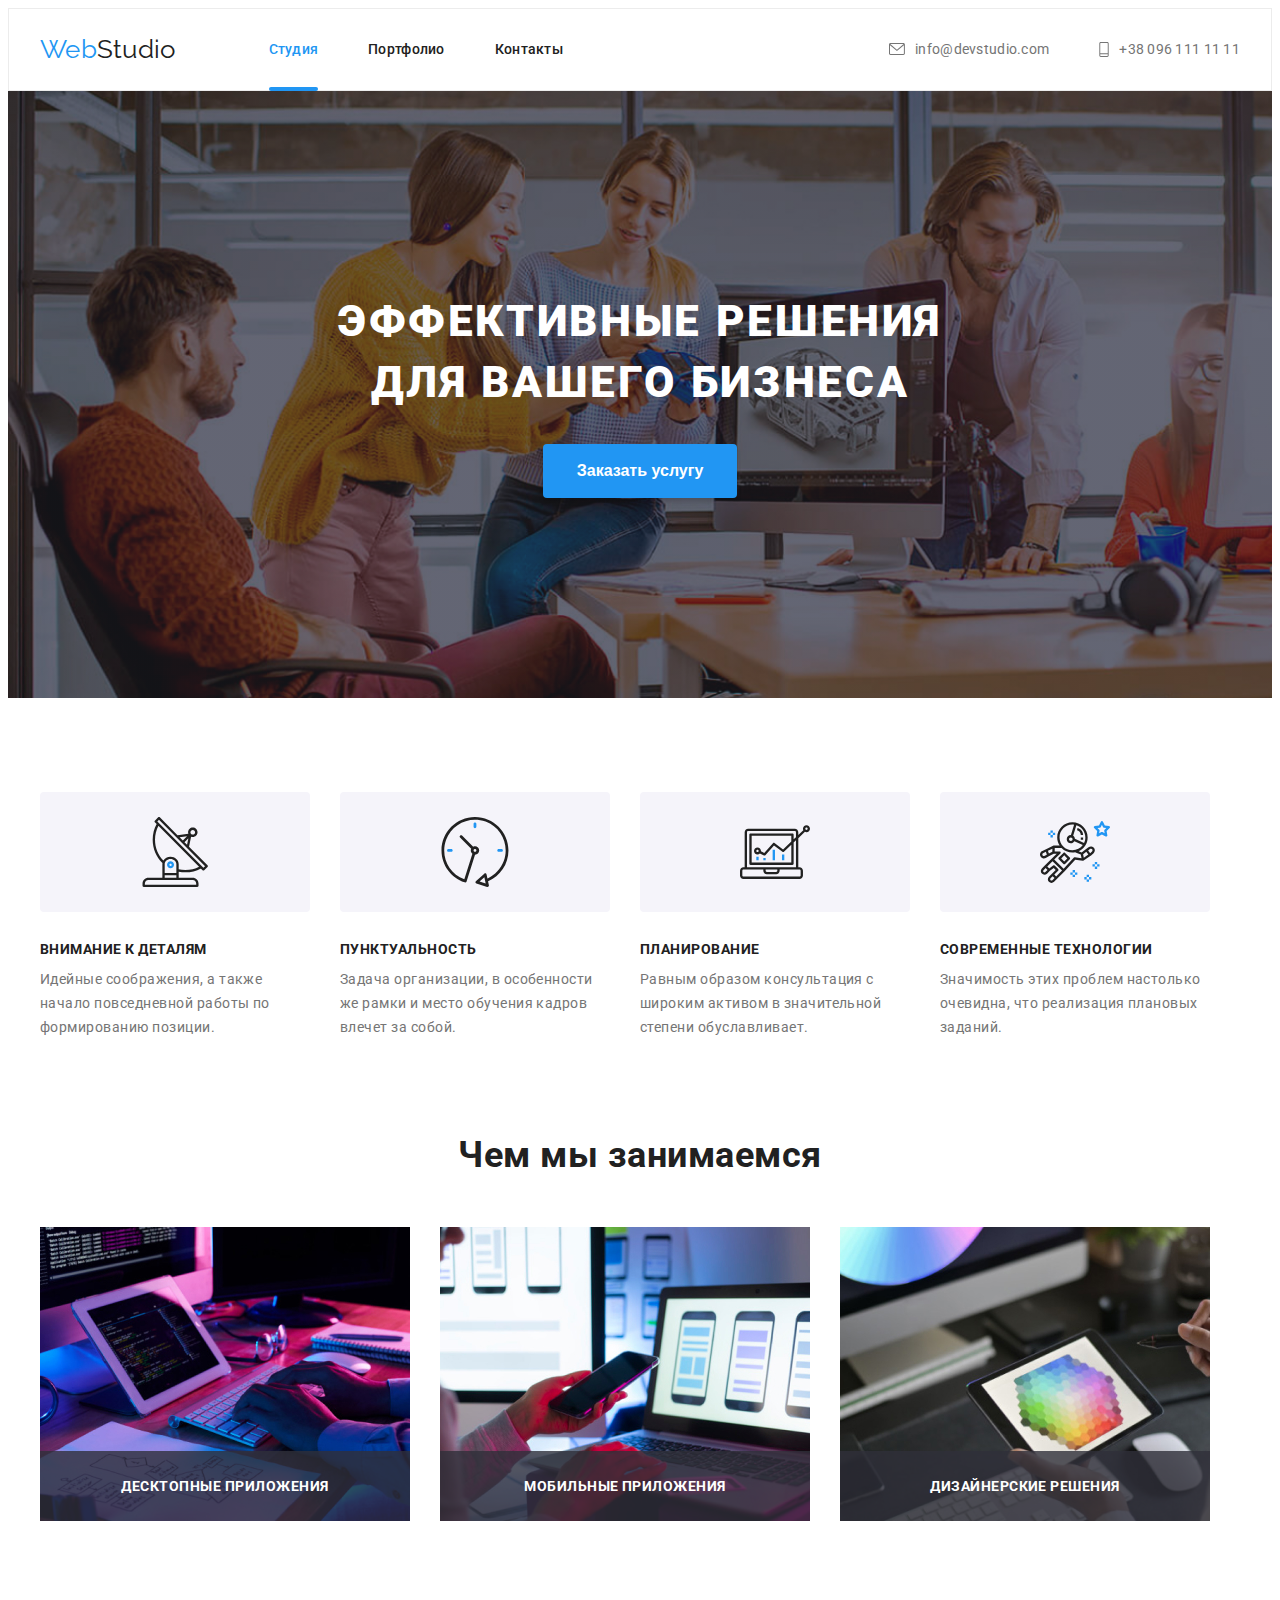
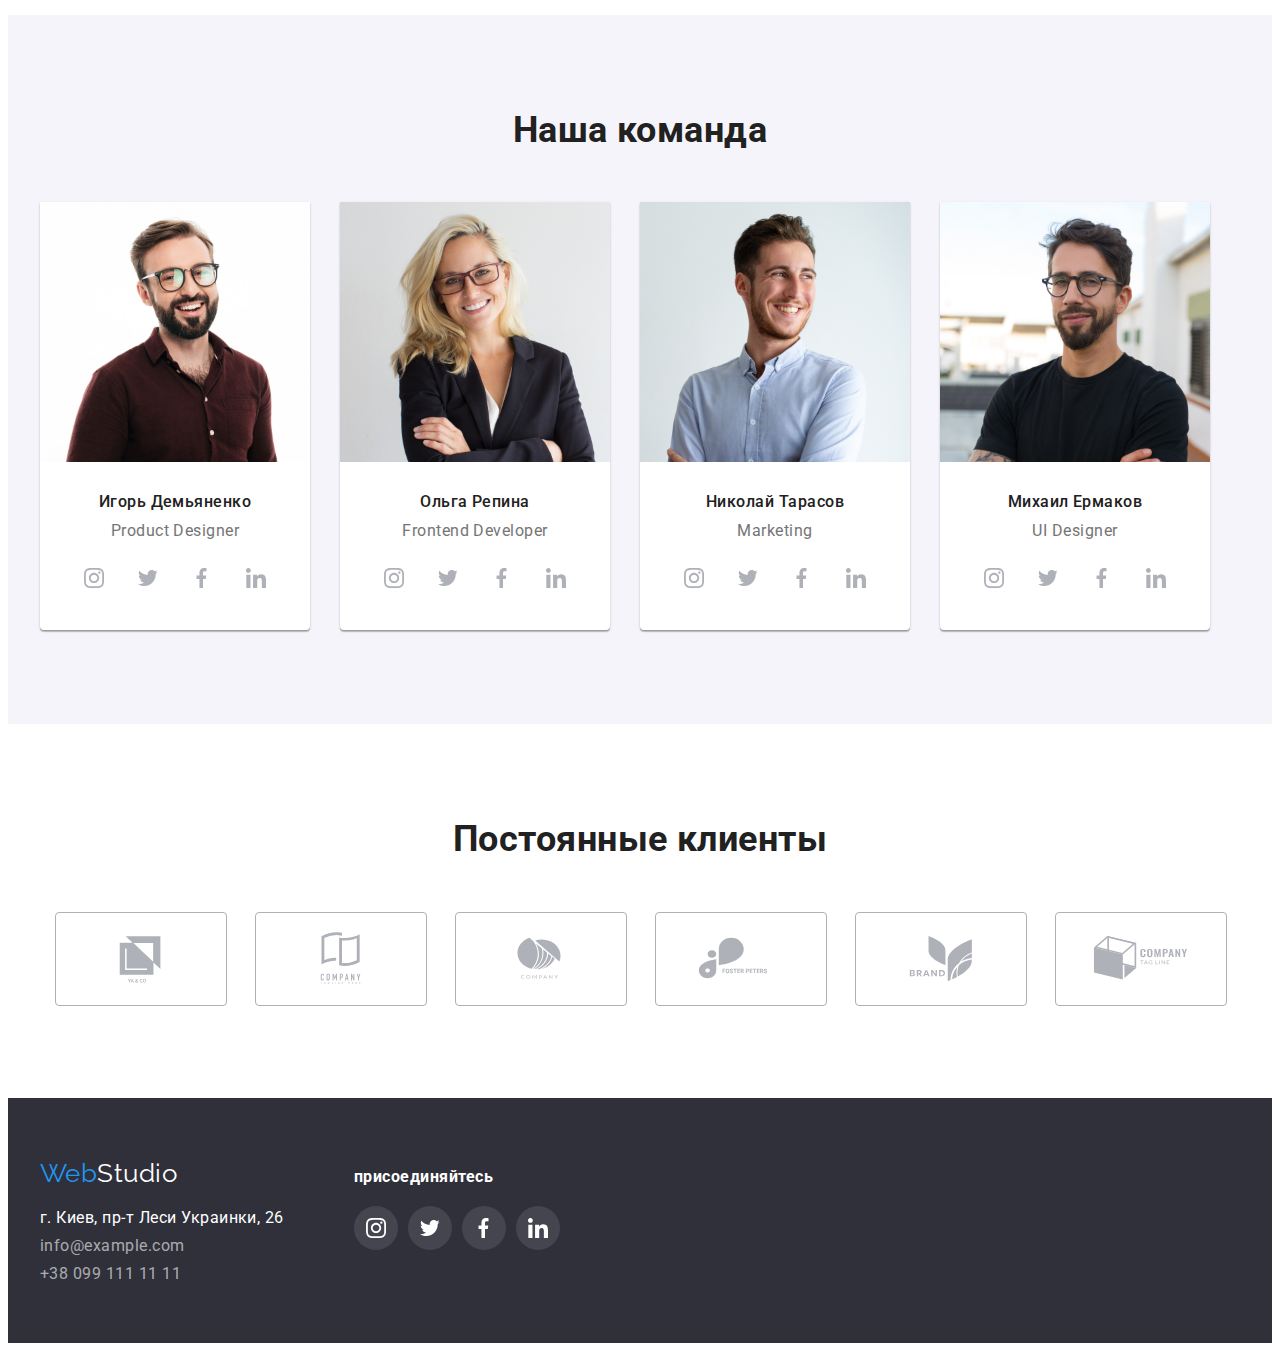
<file: index.html>
<!DOCTYPE html>
<html lang="ru">

<head>
    <meta charset="UTF-8">
    <meta http-equiv="X-UA-Compatible" content="IE=edge">
    <meta name="viewport" content="width=, initial-scale=1.0">
    <title>HomeWork5</title>
    <link rel="stylesheet" href="https://cdnjs.cloudflare.com/ajax/libs/modern-normalize/1.1.0/modern-normalize.min.css"
        integrity="sha512-wpPYUAdjBVSE4KJnH1VR1HeZfpl1ub8YT/NKx4PuQ5NmX2tKuGu6U/JRp5y+Y8XG2tV+wKQpNHVUX03MfMFn9Q=="
        crossorigin="anonymous" referrerpolicy="no-referrer" />
    <link href="https://fonts.googleapis.com/css2?family=Raleway:wght@700&family=Roboto:wght@400;500;700;900&display=swap"
        rel="stylesheet">
    <link rel="stylesheet" href="./css/style.css">
</head>
<body>

    <header class="header">
        <div class="container container-header">
            <nav class="nav">
                <a href="./index.html" lang="en" class="header-logo link">
                    <span class="webstudio-web">Web</span>Studio
                </a>
                <ul class="header-nav list">
                    <li><a href="./index.html" class="header-link link current">Студия</a></li>
                    <li><a href="./portofolio.html" class="header-link link">Портфолио</a></li>
                    <li><a href="./contacts.html" class="header-link link">Контакты</a></li>
                </ul>
            </nav>
            
            <ul class="header-contact list">
                <li class="header-contact-list"> 
                    <a href="mailto:info@devstudio.com" target="_blank" class="header-mail link">
                        <svg class="header-contact-icon" width="16" height="12">
                            <use href="./images/icons/sprite.svg#icon-mail"></use>
                        </svg>
                    info@devstudio.com
                    </a>
                </li>
                <li class="header-contact-list">
                    <a href="tel:+380961111111" class="header-tel link">
                        <svg class="header-contact-icon" width="10" height="15">
                            <use href="./images/icons/sprite.svg#icon-tel"></use>
                        </svg>
                     +38 096 111 11 11
                    </a>
                </li>
            </ul>
        </div>
    </header>

    <main>
      <section class="hero">
            <div class="container container-hero">
                <h1 class="hero-main-title">Эффективные решения для вашего бизнеса</h1>
                <button type="button" class="button primary" data-modal-open>Заказать услугу</button>
            </div>
        </section>

        <section class="section description">

            <div class="container container-description">

                <h2  class="section-title visually-hidden">Описание</h2>
                <ul class="section-list list">
                    <li>
                        <div class="section-description-box">
                            <svg class="section-description-icon" width="70" height="70">
                                <use href="./images/icons/sprite.svg#icon-anten"></use>
                            </svg>
                        </div>

                        <h3 class="section-title description">Внимание к деталям</h3>
                        <p>
                            Идейные соображения, а также начало повседневной работы по формированию позиции.
                        </p>
                    </li>
                    <li>
                        <div class="section-description-box">
                            <svg class="section-description-icon" width="70" height="70">
                                <use href="./images/icons/sprite.svg#icon-clock"></use>
                            </svg>
                        </div>

                        <h3 class="section-title description">Пунктуальность</h3>
                        <p>
                            Задача организации, в особенности же рамки и место обучения кадров влечет за собой.
                        </p>
                    </li>
                    <li>
                        <div class="section-description-box">
                            <svg class="section-description-icon" width="70" height="70">
                                <use href="./images/icons/sprite.svg#icon-diagram"></use>
                            </svg>
                        </div>
                        <h3 class="section-title description">Планирование</h3>
                        <p>
                            Равным образом консультация с широким активом в значительной степени обуславливает.
                        </p>
                    </li>
                    <li>
                        <div class="section-description-box">
                            <svg class="section-description-icon" width="70" height="70">
                                <use href="./images/icons/sprite.svg#icon-astronaut"></use>
                            </svg>
                        </div>
                        <h3 class="section-title description">Современные технологии</h3>
                        <p>
                            Значимость этих проблем настолько очевидна, что реализация плановых заданий.
                        </p>
                    </li>
                </ul>

            </div>

        </section>

        <section class="section occupation">

            <div class="container container-occupation">

                <h2 class="section-title">Чем мы занимаемся</h2>
                <ul class="occupation-images list">
                    <li class="occupation-image-item">
                        <img src="./images/img (4).jpg" alt="Работа в процессе" width="370"
                            height="294">
                        <div class="occupation-image-box">
                            <p class="occupation-image-title">
                                Десктопные приложения
                            </p>
                        </div>
                    </li>
                    <li class="occupation-image-item">
                        <img src="./images/img (5).jpg" alt="Работа в процессе" width="370"
                            height="294">
                        <div class="occupation-image-box">
                            <p class="occupation-image-title">
                                Мобильные приложения
                            </p>
                        </div>
                    </li>
                    <li class="occupation-image-item">
                        <img src="./images/img (6).jpg" alt="Работа в процессе" width="370"
                            height="294">
                        <div class="occupation-image-box">
                            <p class="occupation-image-title">
                                Дизайнерские решения
                            </p>
                        </div>
                    </li>
                </ul>
            
            </div>
            
        </section>

        <section class="section team">

            <div class="container container-team">

                <h2 class="section-title">Наша команда</h2>

                <ul class="section-members list">
                    <li class="section-members-list">
                        <img src="./images/img.jpg" alt="Игорь Демьяненко" width="270"
                            height="260">
                        <div class="team-content">
                            <h3 class="section-members-title">Игорь Демьяненко</h3>
                            <p>Product Designer</p>
                            
                            <ul class="social-list list">
                                <li class="social-list-items">
                                    <a href="" class="social-list-link link" 
                                        aria-label="instagram icon">
                                        <svg class="social-list-icon" width="20" height="20">
                                            <use href="./images/icons/sprite.svg#icon-instagram"></use>
                                        </svg>
                                    </a>
                                </li>
                                <li class="social-list-items">
                                    <a href="" class="social-list-link link" 
                                        aria-label="twitter icon">
                                        <svg class="social-list-icon" width="20" height="20">
                                            <use href="./images/icons/sprite.svg#icon-twitter"></use>
                                        </svg>
                                    </a>
                                </li>
                                <li class="social-list-items">
                                    <a href="" class="social-list-link link" 
                                        aria-label="facebook icon">
                                        <svg class="social-list-icon" width="20" height="20">
                                            <use href="./images/icons/sprite.svg#icon-facebook"></use>
                                        </svg>
                                    </a>
                                </li>
                                <li class="social-list-items">
                                    <a href="" class="social-list-link link" 
                                        aria-label="linkedin icon">
                                        <svg class="social-list-icon" width="20" height="20">
                                            <use href="./images/icons/sprite.svg#icon-linkedin"></use>
                                        </svg>
                                    </a>
                                </li>
                            </ul>
                        </div>
                    </li>
                    <li class="section-members-list">
                        <img src="./images/img (1).jpg" alt="Ольга Репина" width="270"
                            height="260">
                        <div class="team-content">
                            <h3 class="section-members-title">Ольга Репина</h3>
                            <p>Frontend Developer</p>

                            <ul class="social-list list">
                                <li class="social-list-items">
                                    <a href="" class="social-list-link link"
                                        aria-label="instgram icon">
                                        <svg class="social-list-icon" width="20" height="20">
                                            <use href="./images/icons/sprite.svg#icon-instagram"></use>
                                        </svg>
                                    </a>
                                </li>
                                <li class="social-list-items">
                                    <a href="" class="social-list-link link"
                                        aria-label="twittwr icon">
                                        <svg class="social-list-icon" width="20" height="20">
                                            <use href="./images/icons/sprite.svg#icon-twitter"></use>
                                        </svg>
                                    </a>
                                </li>
                                <li class="social-list-items">
                                    <a href="" class="social-list-link link"
                                        aria-label="facebook icon">
                                        <svg class="social-list-icon" width="20" height="20">
                                            <use href="./images/icons/sprite.svg#icon-facebook"></use>
                                        </svg>
                                    </a>
                                </li>
                                <li class="social-list-items">
                                    <a href="" class="social-list-link link"
                                        aria-label="linkedin icon">
                                        <svg class="social-list-icon" width="20" height="20">
                                            <use href="./images/icons/sprite.svg#icon-linkedin"></use>
                                        </svg>
                                    </a>
                                </li>
                            </ul>
                        </div>
                    </li>
                    <li class="section-members-list">
                        <img src="./images/img (2).jpg" alt="Николай Тарасов" width="270"
                            height="260">
                        <div class="team-content">
                            <h3 class="section-members-title">Николай Тарасов</h3>
                            <p>Marketing</p>

                            <ul class="social-list list">
                                <li class="social-list-items">
                                    <a href="" class="social-list-link link"
                                        aria-label="instgram icon">
                                        <svg class="social-list-icon" width="20" height="20">
                                            <use href="./images/icons/sprite.svg#icon-instagram"></use>
                                        </svg>
                                    </a>
                                </li>
                                <li class="social-list-items">
                                    <a href="" class="social-list-link link"
                                        aria-label="twittwr icon">
                                        <svg class="social-list-icon" width="20" height="20">
                                            <use href="./images/icons/sprite.svg#icon-twitter"></use>
                                        </svg>
                                    </a>
                                </li>
                                <li class="social-list-items">
                                    <a href="" class="social-list-link link"
                                        aria-label="facebook icon">
                                        <svg class="social-list-icon" width="20" height="20">
                                            <use href="./images/icons/sprite.svg#icon-facebook"></use>
                                        </svg>
                                    </a>
                                </li>
                                <li class="social-list-items">
                                    <a href="" class="social-list-link link"
                                        aria-label="linkedin icon">
                                        <svg class="social-list-icon" width="20" height="20">
                                            <use href="./images/icons/sprite.svg#icon-linkedin"></use>
                                        </svg>
                                    </a>
                                </li>
                            </ul>
                        </div>
                    </li>
                    <li class="section-members-list"> 
                        <img src="./images/img (3).jpg" alt="Михаил Ермаков" width="270"
                            height="260">
                        <div class="team-content">
                            <h3 class="section-members-title">Михаил Ермаков</h3>
                            <p>UI Designer</p>
                            
                            <ul class="social-list list">
                                <li class="social-list-items">
                                    <a href="" class="social-list-link link"
                                        aria-label="instgram icon">
                                        <svg class="social-list-icon" width="20" height="20">
                                            <use href="./images/icons/sprite.svg#icon-instagram"></use>
                                        </svg>
                                    </a>
                                </li>
                                <li class="social-list-items">
                                    <a href="" class="social-list-link link"
                                        aria-label="twittwr icon">
                                        <svg class="social-list-icon" width="20" height="20">
                                            <use href="./images/icons/sprite.svg#icon-twitter"></use>
                                        </svg>
                                    </a>
                                </li>
                                <li class="social-list-items">
                                    <a href="" class="social-list-link link"
                                        aria-label="facebook icon">
                                        <svg class="social-list-icon" width="20" height="20">
                                            <use href="./images/icons/sprite.svg#icon-facebook"></use>
                                        </svg>
                                    </a>
                                </li>
                                <li class="social-list-items">
                                    <a href="" class="social-list-link link"
                                        aria-label="linkedin icon">
                                        <svg class="social-list-icon" width="20" height="20">
                                            <use href="./images/icons/sprite.svg#icon-linkedin"></use>
                                        </svg>
                                    </a>
                                </li>
                            </ul>
                        </div>
                    </li>
                </ul>

            </div>

        </section>

        <section class="section regular-costumers">

            <div class="container conteienr-regular-costuemer">

                <h2 class="regular-costumers-title">Постоянные клиенты</h2>

                <ul class="regular-costumer-list list">
                    <li class="regular-costumer-list-item">
                        <a href="" class="regular-costumer-list-link link">
                            <svg class="regular-costumer-list-icon" width="106" height="60">
                                <use href="./images/icons/sprite.svg#icon-logo1"></use>
                            </svg>
                        </a>
                    </li>
                    <li class="regular-costumer-list-item">
                        <a href="" class="regular-costumer-list-link link">
                            <svg class="regular-costumer-list-icon" width="106" height="60">
                                <use href="./images/icons/sprite.svg#icon-logo2"></use>
                            </svg>
                        </a>
                    </li>
                    <li class="regular-costumer-list-item">
                        <a href="" class="regular-costumer-list-link link">
                            <svg class="regular-costumer-list-icon" width="106" height="60">
                                <use href="./images/icons/sprite.svg#icon-logo3"></use>
                            </svg>
                        </a>
                    </li>
                    <li class="regular-costumer-list-item">
                        <a href="" class="regular-costumer-list-link link">
                            <svg class="regular-costumer-list-icon" width="106" height="60">
                                <use href="./images/icons/sprite.svg#icon-logo4"></use>
                            </svg>
                        </a>
                    </li>
                    <li class="regular-costumer-list-item">
                        <a href="" class="regular-costumer-list-link link">
                            <svg class="regular-costumer-list-icon" width="106" height="60">
                                <use href="./images/icons/sprite.svg#icon-logo5"></use>
                            </svg>
                        </a>
                    </li>
                    <li class="regular-costumer-list-item">
                        <a href="" class="regular-costumer-list-link link">
                            <svg class="regular-costumer-list-icon" width="106" height="60">
                                <use href="./images/icons/sprite.svg#icon-logo6"></use>
                            </svg>
                        </a>
                    </li>
                </ul>
            </div>

        </section>

    </main>

    <footer class="footer">

        <div class="container container-footer">

            <div class="container-footer-contact">

                <a href="./index.html" lang="en" class="footer-logo link">
                    <span class="webstudio-web">Web</span>Studio
                </a>

                <address>
                    <ul class="address list">
                        <li>
                            <a href="https://goo.gl/maps/LXxyCiQPrvKgXTaXA" target="_blank" rel="noopener noreferrer" class="address-map  link">г. Киев, пр-т Леси Украинки, 26</a>
                        </li>
                        <li>
                            <a href="mailto:info@example.com" class="address-mail link">info@example.com</a>
                        </li>
                        <li>
                            <a href="te:+380991111111" class="address-tel link">+38 099 111 11 11</a>
                        </li>
                    </ul>
                </address>

            </div>
            
            <div class="container-footer-social">

                <h2 class="container-footer-social-invite">присоединяйтесь</h2>

                <ul class="footer-social-list list">
                    <li class="footer-social-list-item">
                        <a href="" class="footer-social-list-link link"
                            aria-label="instgram icon">
                            <svg class="footer-social-list-icon" width="20" height="20">
                                <use href="./images/icons/sprite.svg#icon-instagram"></use>
                            </svg>
                        </a>
                    </li>
                    <li class="footer-social-list-item">
                        <a href="" class="footer-social-list-link link"
                            aria-label="twittwr icon">
                            <svg class="footer-social-list-icon" width="20" height="20">
                                <use href="./images/icons/sprite.svg#icon-twitter"></use>
                            </svg>
                        </a>
                    </li>
                    <li class="footer-social-list-item">
                        <a href="" class="footer-social-list-link link"
                            aria-label="facebook icon">
                            <svg class="footer-social-list-icon" width="20" height="20">
                                <use href="./images/icons/sprite.svg#icon-facebook"></use>
                            </svg>
                        </a>
                    </li>
                    <li class="footer-social-list-item">
                        <a href="" class="footer-social-list-link link"
                            aria-label="linkedin icon">
                            <svg class="footer-social-list-icon" width="20" height="20">
                                <use href="./images/icons/sprite.svg#icon-linkedin"></use>
                            </svg>
                        </a>
                    </li>
                </ul>

            </div>

        </div>

    </footer>

    <div class="backdrop is-hidden" data-modal>
        <div class="modal">
            <button type="button" class="close-btn" data-modal-close>
                <svg class="close-btn-icon" width="11" height="11">
                    <use href="./images/icons/sprite.svg#icon-close"></use>
                </svg>
            </button>
        </div>
    </div>
<script src="./js/modal.js"></script>
</body>

</html>
</file>
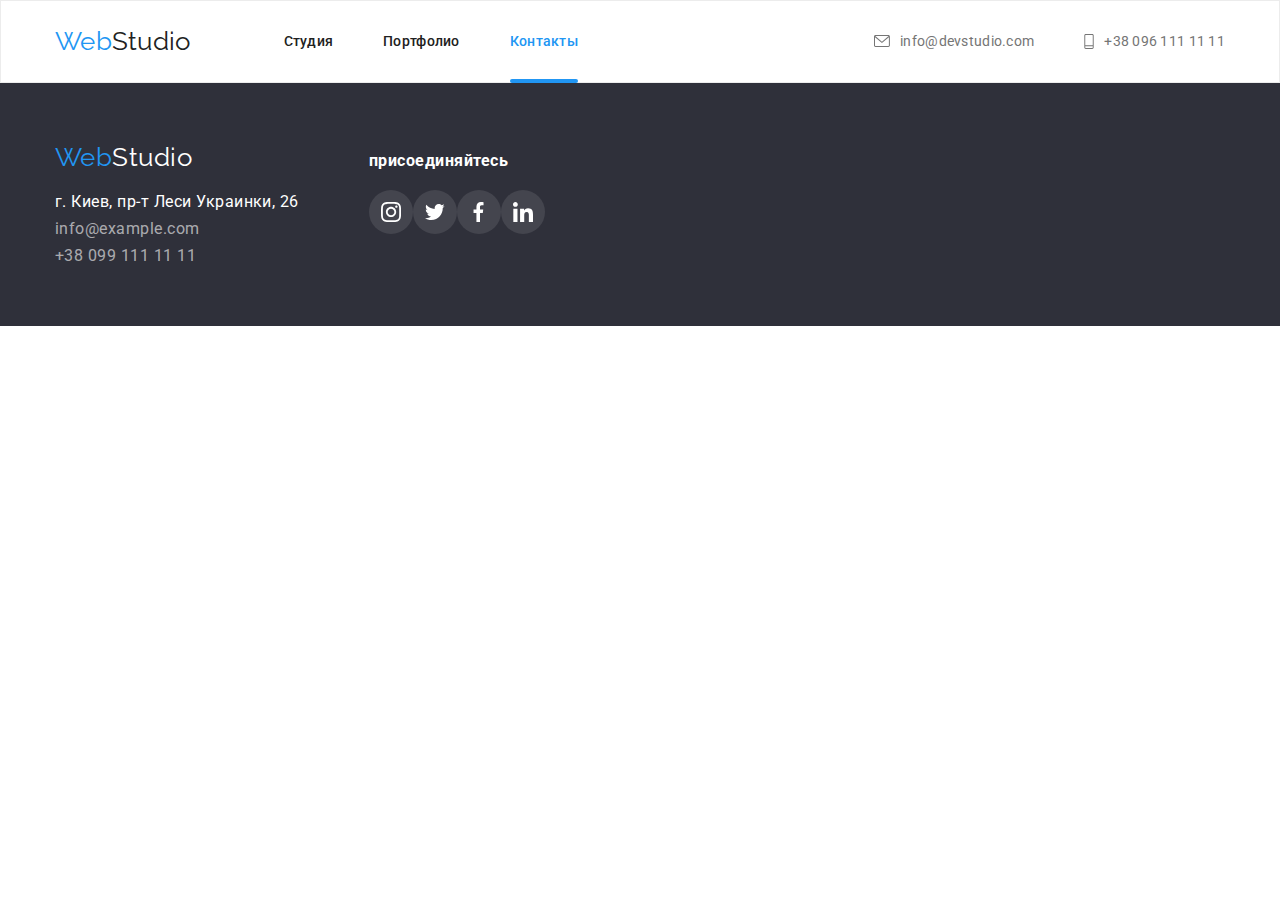
<file: contacts.html>
<!DOCTYPE html>
<html lang="ru">
<head>
    <meta charset="UTF-8">
    <meta http-equiv="X-UA-Compatible" content="IE=edge">
    <meta name="viewport" content="width=device-width, initial-scale=1.0">
    <title>Document</title>
    <link href="https://fonts.googleapis.com/css2?family=Raleway:wght@700&family=Roboto:wght@400;500;700;900&display=swap"
        rel="stylesheet">
    <link rel="stylesheet" href="https://cdnjs.cloudflare.com/ajax/libs/modern-normalize/1.1.0/modern-normalize.min.css" />
    <link rel="stylesheet" href="./css/style.css">
</head>

<div class="conteiner">
<body>
    <header class="header">
        <div class="container container-header">
            <nav class="nav">
                <a href="./index.html" lang="en" class="header-logo link">
                    <span class="webstudio-web">Web</span>Studio
                </a>
                <ul class="header-nav list">
                    <li><a href="./index.html" class="header-link link">Студия</a></li>
                    <li><a href="./portofolio.html" class="header-link link">Портфолио</a></li>
                    <li><a href="./contacts.html" class="header-link link current">Контакты</a></li>
                </ul>
            </nav>
    
            <ul class="header-contact list">
                <li class="header-contact-list">
                    <a href="mailto:info@devstudio.com" target="_blank" class="header-mail link">
                        <svg class="header-contact-icon" width="16" height="12">
                            <use href="./images/icons/sprite.svg#icon-mail"></use>
                        </svg>
                        info@devstudio.com
                    </a>
                </li>
                <li class="header-contact-list">
                    <a href="tel:+380961111111" class="header-tel link">
                        <svg class="header-contact-icon" width="10" height="15">
                            <use href="./images/icons/sprite.svg#icon-tel"></use>
                        </svg>
                        +38 096 111 11 11
                    </a>
                </li>
            </ul>
        </div>
    </header>

    <main></main>

    <footer class="footer">
    
        <div class="container container-footer">
    
            <div class="container-footer-contact">
    
                <a href="./index.html" lang="en" class="footer-logo link">
                    <span class="webstudio-web">Web</span>Studio
                </a>
    
                <address>
                    <ul class="address list">
                        <li>
                            <a href="https://goo.gl/maps/LXxyCiQPrvKgXTaXA" target="_blank" rel="noopener noreferrer"
                                class="address-map  link">г. Киев, пр-т Леси Украинки, 26</a>
                        </li>
                        <li>
                            <a href="mailto:info@example.com" class="address-mail link">info@example.com</a>
                        </li>
                        <li>
                            <a href="te:+380991111111" class="address-tel link">+38 099 111 11 11</a>
                        </li>
                    </ul>
                </address>
    
            </div>
    
            <div class="container-footer-social">
    
                <h2 class="container-footer-social-invite">присоединяйтесь</h2>
    
                <ul class="footer-social-list list">
                    <li class="footer-social-list-items">
                        <a href="" class="footer-social-list-link link" aria-label="instgram icon">
                            <svg class="footer-social-list-icon" width="20" height="20">
                                <use href="./images/icons/sprite.svg#icon-instagram"></use>
                            </svg>
                        </a>
                    </li>
                    <li class="footer-social-list-items">
                        <a href="" class="footer-social-list-link link" aria-label="twittwr icon">
                            <svg class="footer-social-list-icon" width="20" height="20">
                                <use href="./images/icons/sprite.svg#icon-twitter"></use>
                            </svg>
                        </a>
                    </li>
                    <li class="footer-social-list-items">
                        <a href="" class="footer-social-list-link link" aria-label="facebook icon">
                            <svg class="footer-social-list-icon" width="20" height="20">
                                <use href="./images/icons/sprite.svg#icon-facebook"></use>
                            </svg>
                        </a>
                    </li>
                    <li class="footer-social-list-items">
                        <a href="" class="footer-social-list-link link" aria-label="linkedin icon">
                            <svg class="footer-social-list-icon" width="20" height="20">
                                <use href="./images/icons/sprite.svg#icon-linkedin"></use>
                            </svg>
                        </a>
                    </li>
                </ul>
    
            </div>
    
        </div>
    
    </footer>


</body>
</div>
</html>
</file>
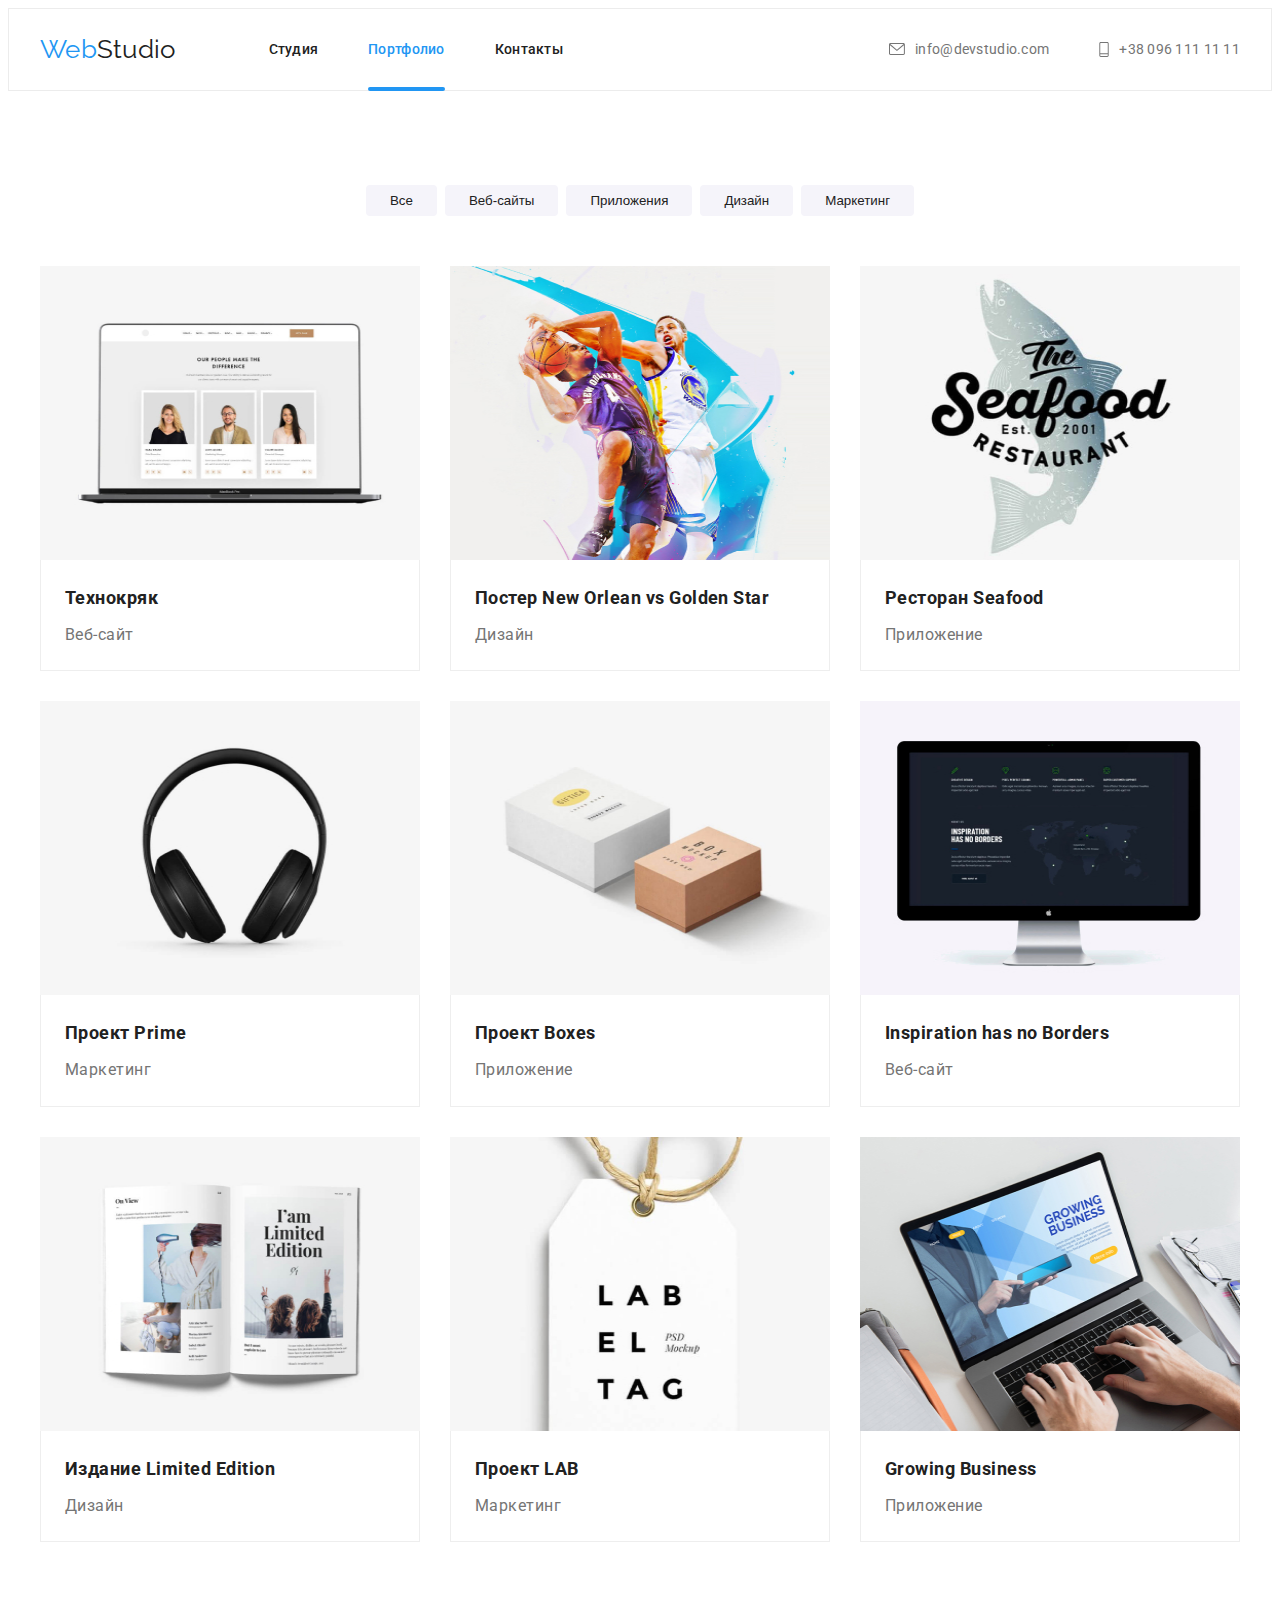
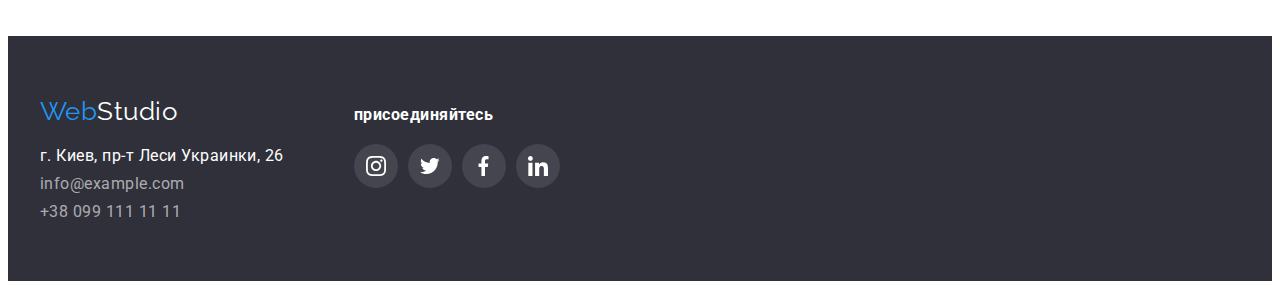
<file: portofolio.html>
<!DOCTYPE html>
<html lang="ru">
<head>
    <meta charset="UTF-8">
    <meta http-equiv="X-UA-Compatible" content="IE=edge">
    <meta name="viewport" content="width=device-width, initial-scale=1.0">
    <title>Document</title>
    <link rel="stylesheet" href="https://cdnjs.cloudflare.com/ajax/libs/modern-normalize/1.1.0/modern-normalize.min.css"
        integrity="sha512-wpPYUAdjBVSE4KJnH1VR1HeZfpl1ub8YT/NKx4PuQ5NmX2tKuGu6U/JRp5y+Y8XG2tV+wKQpNHVUX03MfMFn9Q=="
        crossorigin="anonymous" referrerpolicy="no-referrer" />
    <link href="https://fonts.googleapis.com/css2?family=Raleway:wght@700&family=Roboto:wght@400;500;700;900&display=swap"
        rel="stylesheet">
    <link rel="stylesheet" href="./css/style.css">
</head>

<body>

    <header class="header">
        <div class="container container-header">
            <nav class="nav">
                <a href="./index.html" lang="en" class="header-logo link">
                    <span class="webstudio-web">Web</span>Studio
                </a>
                <ul class="header-nav list">
                    <li><a href="./index.html" class="header-link link">Студия</a></li>
                    <li><a href="./portofolio.html" class="header-link link current">Портфолио</a></li>
                    <li><a href="./contacts.html" class="header-link link">Контакты</a></li>
                </ul>
            </nav>
    
            <ul class="header-contact list">
                <li class="header-contact-list">
                    <a href="mailto:info@devstudio.com" target="_blank" class="header-mail link">
                        <svg class="header-contact-icon" width="16" height="12">
                            <use href="./images/icons/sprite.svg#icon-mail"></use>
                        </svg>
                        info@devstudio.com
                    </a>
                </li>
                <li class="header-contact-list">
                    <a href="tel:+380961111111" class="header-tel link">
                        <svg class="header-contact-icon" width="10" height="15">
                            <use href="./images/icons/sprite.svg#icon-tel"></use>
                        </svg>
                        +38 096 111 11 11
                    </a>
                </li>
            </ul>
        </div>
    </header>

    <main>

    <section class="section-offer">
        
        <div class="container conteiner-offer">

        <h1 class="section-title visually-hidden">Наши работы</h1>

            <ul class="section-filter list">
                <li>
                    <button type="button" class="button secondary">Все</button>
                </li>
                <li>
                    <button type="button" class="button secondary">Веб-сайты</button>
                </li>
                <li>
                    <button type="button" class="button secondary">Приложения</button>
                </li>
                <li>
                    <button type="button" class="button secondary">Дизайн</button>
                </li>
                <li>
                    <button type="button" class="button secondary">Маркетинг</button>
                </li>
            </ul>

            <ul class="section-element list">
                <li class="section-element-item">
                    <a href="" class="section-element-link link">
                        <div class="team-list-img-wrapped">
                            <img src="./images/Portofolio/img (7).jpg" alt="Технокряк" width="370" height="294">
                            <p class="overlay">
                                Технокряк это современная площадка распространения коронавируса. Компании используют эту платформу для цифрового
                                шпионажа и атак на защищённые сервера конкурентов.
                            </p>
                        </div>
                    
                        <div class="offer-content">
                            <h3 class="section-element-title">Технокряк</h3>
                            <p>Веб-сайт</p>
                        </div>
                        
                    </a>
                </li>
                <li class="section-element-item">
                    <a href="" class="section-element-link link">
                        <div class="team-list-img-wrapped">
                            <img src="./images/Portofolio/img (8).jpg" alt="Постер New Orlean vs Golden Star" width="370" height="294">
                            <p class="overlay">
                                Технокряк это современная площадка распространения коронавируса. Компании используют эту платформу для цифрового
                                шпионажа и атак на защищённые сервера конкурентов.
                            </p>
                        </div>

                        <div class="offer-content">
                            <h3 class="section-element-title">Постер New Orlean vs Golden Star</h3>
                            <p>Дизайн</p>
                        </div>
                    </a>
                </li>
                <li class="section-element-item">
                    <a href="" class="section-element-link link">
                        <div class="team-list-img-wrapped">
                            <img src="./images/Portofolio/img (9).jpg" alt="Ресторан Seafood" width="370" height="294">
                            <p class="overlay">
                                Технокряк это современная площадка распространения коронавируса. Компании используют эту платформу для цифрового
                                шпионажа и атак на защищённые сервера конкурентов.
                            </p>
                        </div>

                        <div class="offer-content">
                            <h3 class="section-element-title">Ресторан Seafood</h3>
                            <p>Приложение</p>
                        </div>
                    </a>
                </li>
                <li class="section-element-item">
                    <a href="" class="section-element-link link">
                        <div class="team-list-img-wrapped">
                            <img src="./images/Portofolio/img (10).jpg" alt="Проект Prime" width="370" height="294">
                              <p class="overlay">
                                Технокряк это современная площадка распространения коронавируса. Компании используют эту платформу для цифрового
                                шпионажа и атак на защищённые сервера конкурентов.
                            </p>
                        </div>

                        <div class="offer-content">
                            <h3 class="section-element-title">Проект Prime</h3>
                            <p>Маркетинг</p>
                        </div>
                    </a>
                </li>
                <li class="section-element-item">
                    <a href="" class="section-element-link link">
                        <div class="team-list-img-wrapped">
                            <img src="./images/Portofolio/img (11).jpg" alt="Проект Boxes" width="370" height="294">
                              <p class="overlay">
                                Технокряк это современная площадка распространения коронавируса. Компании используют эту платформу для цифрового
                                шпионажа и атак на защищённые сервера конкурентов.
                            </p>
                        </div>

                        <div class="offer-content">
                            <h3 class="section-element-title">Проект Boxes</h3>
                            <p>Приложение</p>
                        </div>
                    </a>
                </li>
                <li class="section-element-item">
                    <a href="" class="section-element-link link">
                        <div class="team-list-img-wrapped">
                            <img src="./images/Portofolio/img (12).jpg" alt="Inspiration has no Borders" width="370" height="294">
                              <p class="overlay">
                                Технокряк это современная площадка распространения коронавируса. Компании используют эту платформу для цифрового
                                шпионажа и атак на защищённые сервера конкурентов.
                            </p>
                        </div>

                        <div class="offer-content">
                            <h3 class="section-element-title">Inspiration has no Borders</h3>
                            <p>Веб-сайт</p>
                        </div>
                    </a>
                </li>
                <li class="section-element-item">
                    <a href="" class="section-element-link link">
                        <div class="team-list-img-wrapped">
                            <img src="./images/Portofolio/img (13).jpg" alt="Издание Limited Edition" width="370" height="294">
                              <p class="overlay">
                                Технокряк это современная площадка распространения коронавируса. Компании используют эту платформу для цифрового
                                шпионажа и атак на защищённые сервера конкурентов.
                            </p>
                        </div>

                        <div class="offer-content">
                            <h3 class="section-element-title">Издание Limited Edition</h3>
                            <p>Дизайн</p>
                        </div>
                    </a>
                </li>
                <li class="section-element-item">
                    <a href="" class="section-element-link link">
                        <div class="team-list-img-wrapped">
                            <img src="./images/Portofolio/img (14).jpg" alt="Проект LAB" width="370" height="294">
                            <p class="overlay">
                                Технокряк это современная площадка распространения коронавируса. Компании используют эту платформу для цифрового
                                шпионажа и атак на защищённые сервера конкурентов.
                            </p>
                        </div>

                        <div class="offer-content">
                            <h3 class="section-element-title">Проект LAB</h3>
                            <p>Маркетинг</p>
                        </div>
                    </a>
                </li>
                <li class="section-element-item">
                    <a href="" class="section-element-link link">
                        <div class="team-list-img-wrapped">
                            <img src="./images/Portofolio/img (15).jpg" alt="Growing Business" width="370" height="294">
                            <p class="overlay">
                                Технокряк это современная площадка распространения коронавируса. Компании используют эту платформу для цифрового
                                шпионажа и атак на защищённые сервера конкурентов.
                            </p>
                        </div>

                        <div class="offer-content">
                            <h3 class="section-element-title">Growing Business</h3>
                            <p>Приложение</p>
                        </div>
                    </a>
                </li>
            </ul>

            </div>

        </section>

    </main>
    
<footer class="footer">

    <div class="container container-footer">

        <div class="container-footer-contact">

            <a href="./index.html" lang="en" class="footer-logo link">
                <span class="webstudio-web">Web</span>Studio
            </a>

            <address>
                <ul class="address list">
                    <li>
                        <a href="https://goo.gl/maps/LXxyCiQPrvKgXTaXA" target="_blank" rel="noopener noreferrer"
                            class="address-map  link">г. Киев, пр-т Леси Украинки, 26</a>
                    </li>
                    <li>
                        <a href="mailto:info@example.com" class="address-mail link">info@example.com</a>
                    </li>
                    <li>
                        <a href="te:+380991111111" class="address-tel link">+38 099 111 11 11</a>
                    </li>
                </ul>
            </address>

        </div>

        <div class="container-footer-social">

            <h2 class="container-footer-social-invite">присоединяйтесь</h2>

            <ul class="footer-social-list list">
                <li class="footer-social-list-item">
                    <a href="" class="footer-social-list-link link" aria-label="instgram icon">
                        <svg class="footer-social-list-icon" width="20" height="20">
                            <use href="./images/icons/sprite.svg#icon-instagram"></use>
                        </svg>
                    </a>
                </li>
                <li class="footer-social-list-item">
                    <a href="" class="footer-social-list-link link" aria-label="twittwr icon">
                        <svg class="footer-social-list-icon" width="20" height="20">
                            <use href="./images/icons/sprite.svg#icon-twitter"></use>
                        </svg>
                    </a>
                </li>
                <li class="footer-social-list-item">
                    <a href="" class="footer-social-list-link link" aria-label="facebook icon">
                        <svg class="footer-social-list-icon" width="20" height="20">
                            <use href="./images/icons/sprite.svg#icon-facebook"></use>
                        </svg>
                    </a>
                </li>
                <li class="footer-social-list-item">
                    <a href="" class="footer-social-list-link link" aria-label="linkedin icon">
                        <svg class="footer-social-list-icon" width="20" height="20">
                            <use href="./images/icons/sprite.svg#icon-linkedin"></use>
                        </svg>
                    </a>
                </li>
            </ul>

        </div>

    </div>

</footer>
    

</body>
</html>
</file>
<file: css/style.css>
/* main text color - #757575 */
/* second text color - #212121  */
/* background color button hover - #2196F3 */
/* background color button active - #F5F4FA */
/* * {
  outline: 2px solid red;
} */

:root {
  --main-text-color: #212121;
  --second-text-color: #757575;
  --button-text-color: #2196f3;
  --icons-color: #afb1b8;
  --transition-link-time: 500ms;
  --transition-cubic: cubic-bezier(0.4, 0, 0.2, 1);
}

/*------------------------------- global configurations -------------------------------*/
body {
  color: var(--second-text-color);
  background-color: #fff;
  font-family: Roboto, sans-serif;
  letter-spacing: 0.03em;
}

h1,
h2,
h3,
p {
  margin-top: 0;
  margin-bottom: 0;
  letter-spacing: 3%;
}

ul,
ol {
  padding-left: 0;
  margin-top: 0;
  margin-bottom: 0;
}

.link {
  text-decoration: none;
}
.list {
  list-style: none;
}

.webstudio-web {
  color: var(--button-text-color);
}

.container {
  width: 1200px;
  padding-left: 15px;
  padding-right: 15px;
  margin: 0 auto;
}

img {
  display: block;
  width: 100%;
}

.visually-hidden {
  position: absolute;
  width: 1px;
  height: 1px;
  margin: -1px;
  border: 0;
  padding: 0;

  white-space: nowrap;
  clip-path: inset(100%);
  clip: rect(0 0 0 0);
  overflow: hidden;
}

/*------------------------------- header section -------------------------------*/

header {
  letter-spacing: 0.02em;
  font-size: 14px;
  line-height: 1.2;
  border: 1px solid #ececec;
}

.header-contact-icon {
  margin-right: 10px;
}

.container-header {
  display: flex;
}

.header-logo {
  display: block;
  font-family: Raleway, sans-serif;
  color: var(--main-text-color);
  font-size: 26px;
  align-items: center;
  margin-right: 93px;
}

.header-link {
  position: relative;
  display: block;
  font-weight: 500;
  color: var(--main-text-color);
  padding-top: 32px;
  padding-bottom: 32px;
  transition: color var(--transition-link-time) var(--transition-cubic);
}

.header-link:hover,
.header-link:focus {
  color: var(--button-text-color);
  transition: color var(--transition-link-time) var(--transition-cubic);
}

.header-link.current {
  color: var(--button-text-color);
}

.nav {
  display: flex;
  align-items: center;
}

.header-nav {
  display: flex;
  align-items: center;
}

.header-link.current::after {
  position: absolute;
  bottom: -1px;
  content: "";
  background-color: var(--button-text-color);
  display: block;
  width: 100%;
  height: 4px;
  border-radius: 2px;
}

.header-nav li:not(:last-child) {
  margin-right: 50px;
}
.header-contact li:not(:last-child) {
  margin-right: 50px;
}

.header-contact {
  display: flex;
  align-items: center;
  margin-left: auto;
}

.header-contact-icon {
  fill: var(--second-text-color);
}

.header-tel,
.header-mail {
  display: flex;
  align-items: center;
}

.header-contact .link {
  color: var(--second-text-color);
}

.header-contact .link:hover,
.header-contact .link:focus {
  color: var(--button-text-color);
  transition: color var(--transition-link-time) var(--transition-cubic);
}

.header-contact .link:hover .header-contact-icon,
.header-contact .link:focus .header-contact-icon {
  fill: var(--button-text-color);
  transition: fill var(--transition-link-time) var(--transition-cubic);
}
/*------------------------------- Hero section -------------------------------*/

.hero {
  margin: 0 auto;
  background-color: #2f303a;
  background-image: linear-gradient(
      rgba(47, 48, 58, 0.4),
      rgba(47, 48, 58, 0.4)
    ),
    url(../images/hero/hero-image.jpg);
  background-size: cover;
  background-repeat: no-repeat;
  max-width: 1600px;
}

.container.container-hero {
  text-align: center;
  padding-top: 200px;
  padding-bottom: 200px;
}

.hero-main-title {
  color: #fff;
  text-transform: uppercase;
  font-weight: 900;
  font-size: 44px;
  max-width: 700px;
  line-height: 1.4;
  letter-spacing: 0.06em;
  margin: 0 auto 30px;
}

.button {
  border-color: transparent;
}

.button.primary {
  color: #fff;
  background-color: var(--button-text-color);
  font-size: 16px;
  font-weight: bold;
  line-height: 1.9;
  cursor: pointer;
  box-shadow: 0px 4px 4px rgba(0, 0, 0, 0.15);
  border-radius: 4px;
  padding: 10px 32px;
  align-self: center;
  transition: background-color var(--transition-link-time)
    var(--transition-cubic);
}
.button.primary:hover,
.button.primary:focus {
  background-color: #188ce8;
  transition: background-color var(--transition-link-time)
    var(--transition-cubic);
}

/* -----------------------------Section Description -------------------------- */

.section-description-box {
  width: 270px;
  height: 120px;
  background-color: #f5f4fa;
  border-radius: 4px;
  display: flex;
  justify-content: center;
  align-items: center;
  margin-bottom: 30px;
}

.section-description-list-icon {
  width: 120px;
  height: 100px;
  display: flex;
  justify-content: center;
  align-items: center;
  background-color: wheat;
}

.section-title {
  color: var(--main-text-color);
  text-align: center;
  font-weight: bold;
  font-size: 36px;
  line-height: 1.2;
  margin-bottom: 50px;
}

.section.description {
  padding-top: 94px;
  padding-bottom: 47px;
}

.section-list {
  display: flex;
}
.section-list li {
  width: 270px;
}
.section-list li:not(:last-child) {
  margin-right: 30px;
}

.section-list p {
  font-size: 14px;
  line-height: 1.7;
}

.section-title.description {
  text-transform: uppercase;
  text-align: left;
  font-size: 14px;
  line-height: 1.14;
  margin-bottom: 10px;
}

/* -----------------------------Section Occupation --------------------------- */

.section.occupation {
  padding-top: 47px;
  padding-bottom: 94px;
}

.occupation-images {
  display: flex;
}

.occupation-images li:not(:last-child) {
  margin-right: 30px;
}
.occupation-images li {
  width: 370px;
}

.occupation-image-item {
  position: relative;
}

.occupation-image-box {
  position: absolute;
  display: flex;
  justify-content: center;
  align-items: center;
  width: 100%;
  height: 70px;
  bottom: 0px;
  background-color: rgba(47, 48, 58, 0.8);
}

.occupation-image-title {
  text-transform: uppercase;
  font-family: Roboto, sans-serif;
  font-weight: 700;
  font-size: 14px;
  line-height: 1.2;
  color: #fff;
}

/* -------------------------------Section Team ------------------------------ */

.section.team {
  padding-top: 94px;
  padding-bottom: 94px;
  background: #f5f4fa;
}
.section-members {
  display: flex;
}
.section-members-title {
  color: var(--main-text-color);
  font-weight: 500;
  font-size: 16px;
  line-height: 1.2;
  margin-bottom: 10px;
}

.section-members-list:not(:last-child) {
  margin-right: 30px;
}

.section-members-list {
  width: 270px;
  background: #ffffff;
  border-radius: 0px;
  box-shadow: 0px 1px 3px rgba(0, 0, 0, 0.12), 0px 1px 1px rgba(0, 0, 0, 0.14),
    0px 2px 1px rgba(0, 0, 0, 0.2);
  border-radius: 0px 0px 4px 4px;
}

.section-members p {
  font-size: 16px;
  font-weight: 400;
  line-height: 1.2;
  margin-top: 0;
}

.team-content {
  text-align: center;
  padding: 30px 32px;
}

.social-list {
  display: flex;
  margin: 16px auto 0;
  justify-content: space-between;
}

.social-list-link:not(:last-child) {
  margin-right: 10px;
}

.social-list-link {
  display: flex;
  justify-content: center;
  align-items: center;
  width: 44px;
  height: 44px;
  border-radius: 50%;
  transition: background-color var(--transition-link-time)
    var(--transition-cubic);
}
.social-list-icon {
  fill: var(--icons-color);
  transition: fill var(--transition-link-time) var(--transition-cubic);
}
.social-list-link:hover,
.social-list-link:focus {
  background-color: var(--button-text-color);
  transition: background-color var(--transition-link-time)
    var(--transition-cubic);
  transition: fill var(--transition-link-time) var(--transition-cubic);
}

.social-list-link:hover .social-list-icon,
.social-list-link:focus .social-list-icon {
  fill: #ffffff;
  transition: fill var(--transition-link-time) var(--transition-cubic);
}

/* ------------------------------------ Section Regular costumers--------------------------------------- */
.regular-costumers {
  padding-bottom: 94px;
  padding-top: 94px;
}

.regular-costumers-title {
  font-family: Roboto, sans-serif;
  font-weight: 700;
  font-size: 36px;
  line-height: 1.2;
  text-align: center;
  color: var(--main-text-color);
  margin-bottom: 50px;
}
.regular-costumer-list {
  display: flex;
  justify-content: center;
  align-items: center;
}

.regular-costumer-list-item:not(:last-child) {
  margin-right: 30px;
}

.regular-costumer-list-item {
  width: 170px;
  height: 92px;
}

.regular-costumer-list-icon {
  fill: var(--icons-color);
  transition: fill var(--transition-link-time) var(--transition-cubic);
}

.regular-costumer-list-link {
  display: flex;
  justify-content: center;
  align-items: center;
  width: 100%;
  height: 100%;
  border: 1px solid #afb1b8;
  border-radius: 4px;
  transition: border-color var(--transition-link-time) var(--transition-cubic);
}

.regular-costumer-list-link:hover,
.regular-costumer-list-link:focus {
  border-color: var(--button-text-color);
  transition: border-color var(--transition-link-time) var(--transition-cubic);
}

.regular-costumer-list-link:hover .regular-costumer-list-icon,
.regular-costumer-list-link:focus .regular-costumer-list-icon {
  fill: var(--button-text-color);
  transition: fill var(--transition-link-time) var(--transition-cubic);
}

/*-------------------------------  Portofolio section ------------------------------- */

.section-filter {
  display: flex;
  justify-content: center;
  margin-bottom: 50px;
}

.section-filter li:not(:last-child) {
  margin-right: 8px;
}

.button.secondary {
  color: var(--main-text-color);
  background-color: #f5f4fa;
  cursor: pointer;
  border-radius: 4px;
  padding: 6px 22px;
  transition: background-color var(--transition-link-time)
      var(--transition-cubic),
    color var(--transition-link-time) var(--transition-cubic),
    box-shadow var(--transition-link-time) var(--transition-cubic);
}
.button.secondary:hover,
.button.secondary:focus {
  background-color: var(--button-text-color);
  color: #fff;
  box-shadow: 0px 3px 1px rgba(0, 0, 0, 0.1), 0px 1px 2px rgba(0, 0, 0, 0.08),
    0px 2px 2px rgba(0, 0, 0, 0.12);
  transition: background-color var(--transition-link-time)
      var(--transition-cubic),
    color var(--transition-link-time) var(--transition-cubic),
    box-shadow var(--transition-link-time) var(--transition-cubic);
}

.section-offer {
  background: #fff;
  padding-top: 94px;
  padding-bottom: 94px;
}

.section-element {
  display: flex;
  flex-wrap: wrap;
}

.section-element-item {
  width: 370px;
  margin-right: 30px;
  width: calc((100% - 60px) / 3);
}
.section-element-item:nth-last-child(n + 4) {
  margin-bottom: 30px;
}

.section-element li:nth-child(3n) {
  margin-right: 0;
}

.section-element-title {
  color: var(--main-text-color);
  font-weight: bold;
  font-size: 18px;
  line-height: 2;
  margin-bottom: 4px;
  letter-spacing: 6%;
}

.section-element p {
  font-size: 16px;
  line-height: 1.9;
}

.offer-content {
  padding: 20px 24px;
  border-bottom: 1px solid #eeeeee;
  border-right: 1px solid #eeeeee;
  border-left: 1px solid #eeeeee;
}
.section-element-link {
  color: var(--second-text-color);
  display: block;
  transition: box-shadow var(--transition-link-time) var(--transition-cubic);
}
.section-element-link:hover,
.section-element-link:focus {
  box-shadow: 1px 4px 6px rgba(0, 0, 0, 0.16), 0px 4px 4px rgba(0, 0, 0, 0.06),
    0px 1px 1px rgba(0, 0, 0, 0.12);
  transition: box-shadow var(--transition-link-time) var(--transition-cubic);
}

.team-list-img-wrapped {
  position: relative;
  overflow: hidden;
}

.overlay {
  position: absolute;
  top: 0;
  left: 0;
  background-color: rgba(33, 150, 243, 0.9);
  color: #fff;
  height: 100%;
  width: 100%;
  font-family: Roboto, sans-serif;
  font-weight: 400;
  font-style: 18px;
  line-height: 1.6;
  overflow: auto;
  padding: 63px 24px;
  transform: translateY(100%);
  transition: transform var(--transition-link-time) var(--transition-cubic);
}
.section-element-item:hover .overlay,
.section-element-item:focus .overlay {
  transform: translateY(0%);
  transition: transform var(--transition-link-time) var(--transition-cubic);
}
/*-------------------------------  footer section ------------------------------- */
.footer {
  background: #2f303a;
  padding-top: 60px;
  padding-bottom: 60px;
}

.container-footer {
  display: flex;
  align-items: baseline;
}
.container-footer-contact:not(:last-child) {
  margin-right: 70px;
}

.footer-logo {
  color: #fff;
  font-family: Raleway, sans-serif;
  text-decoration: none;
  font-size: 26px;
  display: block;
  margin-bottom: 20px;
}

.address {
  font-style: normal;
}

.address li:not(:last-child) {
  margin-bottom: 9px;
}

.address-map {
  color: #fff;
}
.address-mail,
.address-tel {
  color: rgba(255, 255, 255, 0.6);
}

.address .link {
  font-family: Roboto, sans-serif;
  transition: color var(--transition-link-time) var(--transition-cubic);
}
.address .link:hover,
.address .link:focus {
  color: var(--button-text-color);
  transition: color var(--transition-link-time) var(--transition-cubic);
}

.container-footer-social-invite {
  color: #ffffff;
  font-family: Roboto, sans-serif;
  font-weight: 700;
  font-size: 16px;
  line-height: 1.2;
}

.footer-social-list {
  display: flex;
  margin-top: 20px;
}

.footer-social-list-link {
  display: flex;
  justify-content: center;
  align-items: center;
  background-color: rgba(255, 255, 255, 0.1);
  width: 44px;
  height: 44px;
  border-radius: 50%;
  transition: background-color var(--transition-link-time)
    var(--transition-cubic);
}

.footer-social-list-item:not(:last-child) {
  margin-right: 10px;
}

.footer-social-list-icon {
  fill: #ffffff;
}
.footer-social-list-link:hover,
.footer-social-list-link:focus {
  background-color: var(--button-text-color);
  transition: background-color var(--transition-link-time)
    var(--transition-cubic);
}

/*----------------------------------------------- */
.backdrop {
  position: fixed;
  top: 0;
  left: 0;
  width: 100vw;
  height: 100vh;
  background-color: rgba(54, 52, 52, 0.5);
  transition-duration: 1000ms;
}
.backdrop.is-hidden {
  opacity: 0;
  visibility: hidden;
  pointer-events: none;
}

.modal {
  position: absolute;
  top: 50%;
  left: 50%;
  transform: translate(-50%, -50%);
  width: 520px;
  height: 588px;
  background-color: #fff;
}

.close-btn {
  position: absolute;
  display: flex;
  justify-content: center;
  align-items: center;
  width: 30px;
  height: 30px;
  border: 1px solid black;
  background-color: transparent;
  border-radius: 50%;
  right: 8px;
  top: 8px;
  cursor: pointer;
  padding: 0;
}
</file>
